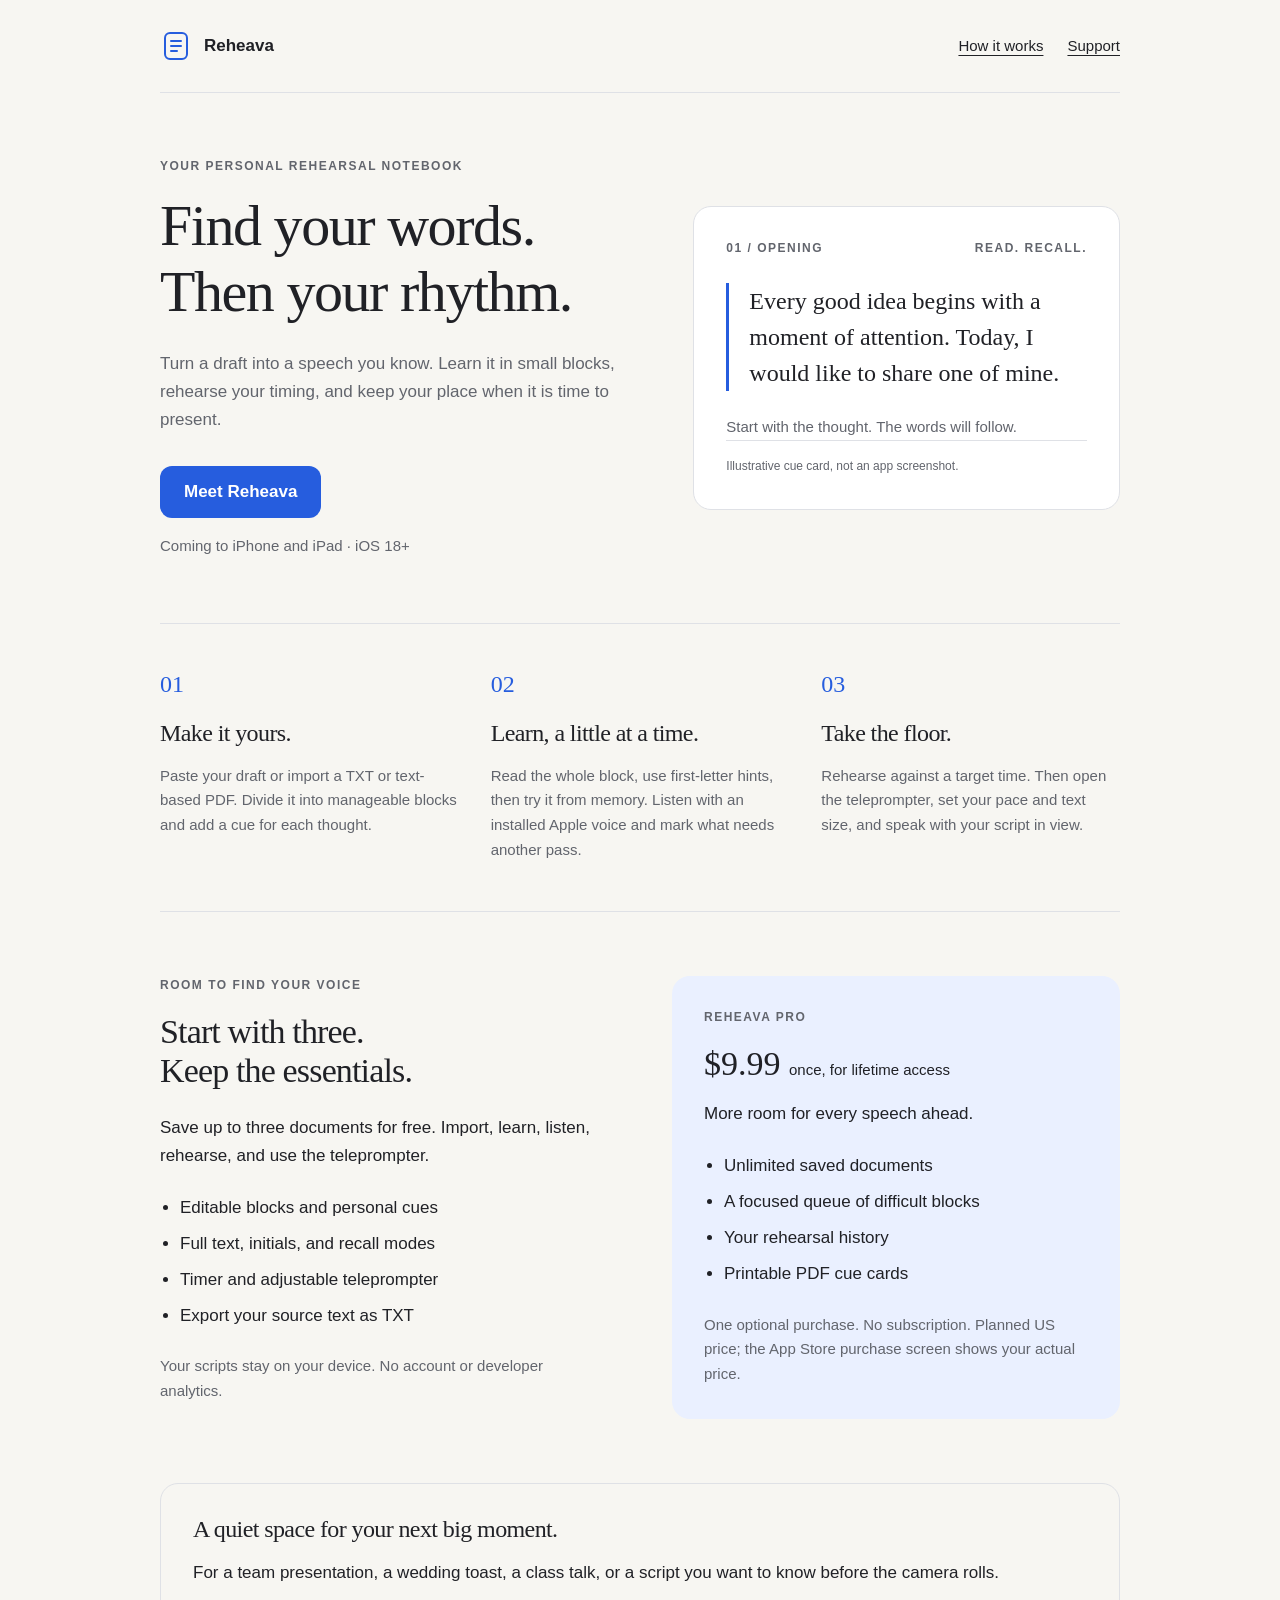
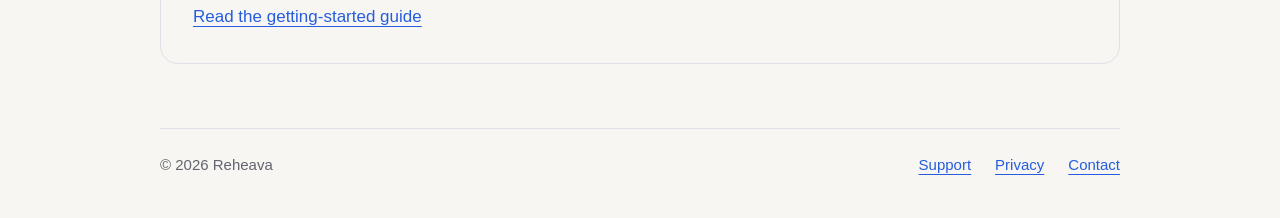
<file: index.html>
<!doctype html><html lang="en"><head><meta charset="utf-8"><meta name="viewport" content="width=device-width,initial-scale=1"><title>Reheava — Speech practice, one block at a time</title><meta name="description" content="A personal rehearsal notebook for iPhone and iPad. Learn your speech in blocks, practice with a timer, and present with a teleprompter."><link rel="canonical" href="https://godemodegame.github.io/reheava-site/"><meta property="og:title" content="Reheava — Find your words. Then your rhythm."><meta property="og:description" content="Memorize. Rehearse. Present. A personal rehearsal notebook for iPhone and iPad."><meta property="og:type" content="website"><link rel="stylesheet" href="styles.css?v=2"><link rel="icon" href="icon.svg" type="image/svg+xml"></head><body><a class="skip" href="#main">Skip to content</a><div class="shell"><header class="site-header"><a class="brand" href="./" aria-label="Reheava home"><svg viewBox="0 0 32 32" fill="none" aria-hidden="true"><rect x="5" y="3" width="22" height="26" rx="5" stroke="currentColor" stroke-width="2"/><path d="M11 11h10M11 16h10M11 21h6" stroke="currentColor" stroke-width="2" stroke-linecap="round"/></svg>Reheava</a><nav aria-label="Main navigation"><a href="#how-it-works">How it works</a><a href="support/">Support</a></nav></header><main id="main"><section class="hero"><div><div class="eyebrow">Your personal rehearsal notebook</div><h1>Find your words.<br>Then your rhythm.</h1><p>Turn a draft into a speech you know. Learn it in small blocks, rehearse your timing, and keep your place when it is time to present.</p><div class="actions"><a class="button" href="#how-it-works">Meet Reheava</a></div><p class="note availability">Coming to iPhone and iPad · iOS 18+</p></div><figure class="cue"><div class="eyebrow"><span>01 / Opening</span><span>Read. Recall.</span></div><blockquote>Every good idea begins with a moment of attention. Today, I would like to share one of mine.</blockquote><p class="note">Start with the thought. The words will follow.</p><figcaption>Illustrative cue card, not an app screenshot.</figcaption></figure></section><section id="how-it-works" class="sequence" aria-label="How Reheava works"><article><span class="number">01</span><h2>Make it yours.</h2><p>Paste your draft or import a TXT or text-based PDF. Divide it into manageable blocks and add a cue for each thought.</p></article><article><span class="number">02</span><h2>Learn, a little at a time.</h2><p>Read the whole block, use first-letter hints, then try it from memory. Listen with an installed Apple voice and mark what needs another pass.</p></article><article><span class="number">03</span><h2>Take the floor.</h2><p>Rehearse against a target time. Then open the teleprompter, set your pace and text size, and speak with your script in view.</p></article></section><section class="pricing" aria-labelledby="pricing-title"><div><div class="eyebrow">Room to find your voice</div><h2 id="pricing-title">Start with three.<br>Keep the essentials.</h2><p>Save up to three documents for free. Import, learn, listen, rehearse, and use the teleprompter.</p><ul><li>Editable blocks and personal cues</li><li>Full text, initials, and recall modes</li><li>Timer and adjustable teleprompter</li><li>Export your source text as TXT</li></ul><p class="note">Your scripts stay on your device. No account or developer analytics.</p></div><div class="pro"><div class="eyebrow">Reheava Pro</div><div class="price">$9.99 <span>once, for lifetime access</span></div><p>More room for every speech ahead.</p><ul><li>Unlimited saved documents</li><li>A focused queue of difficult blocks</li><li>Your rehearsal history</li><li>Printable PDF cue cards</li></ul><p class="note">One optional purchase. No subscription. Planned US price; the App Store purchase screen shows your actual price.</p></div></section><section class="closing"><h2>A quiet space for your next big moment.</h2><p>For a team presentation, a wedding toast, a class talk, or a script you want to know before the camera rolls.</p><p><a href="support/">Read the getting-started guide</a></p></section></main><footer class="site-footer"><span>© 2026 Reheava</span><div><a href="support/">Support</a><a href="privacy/">Privacy</a><a href="mailto:reheava@proton.me">Contact</a></div></footer></div></body></html>
</file>
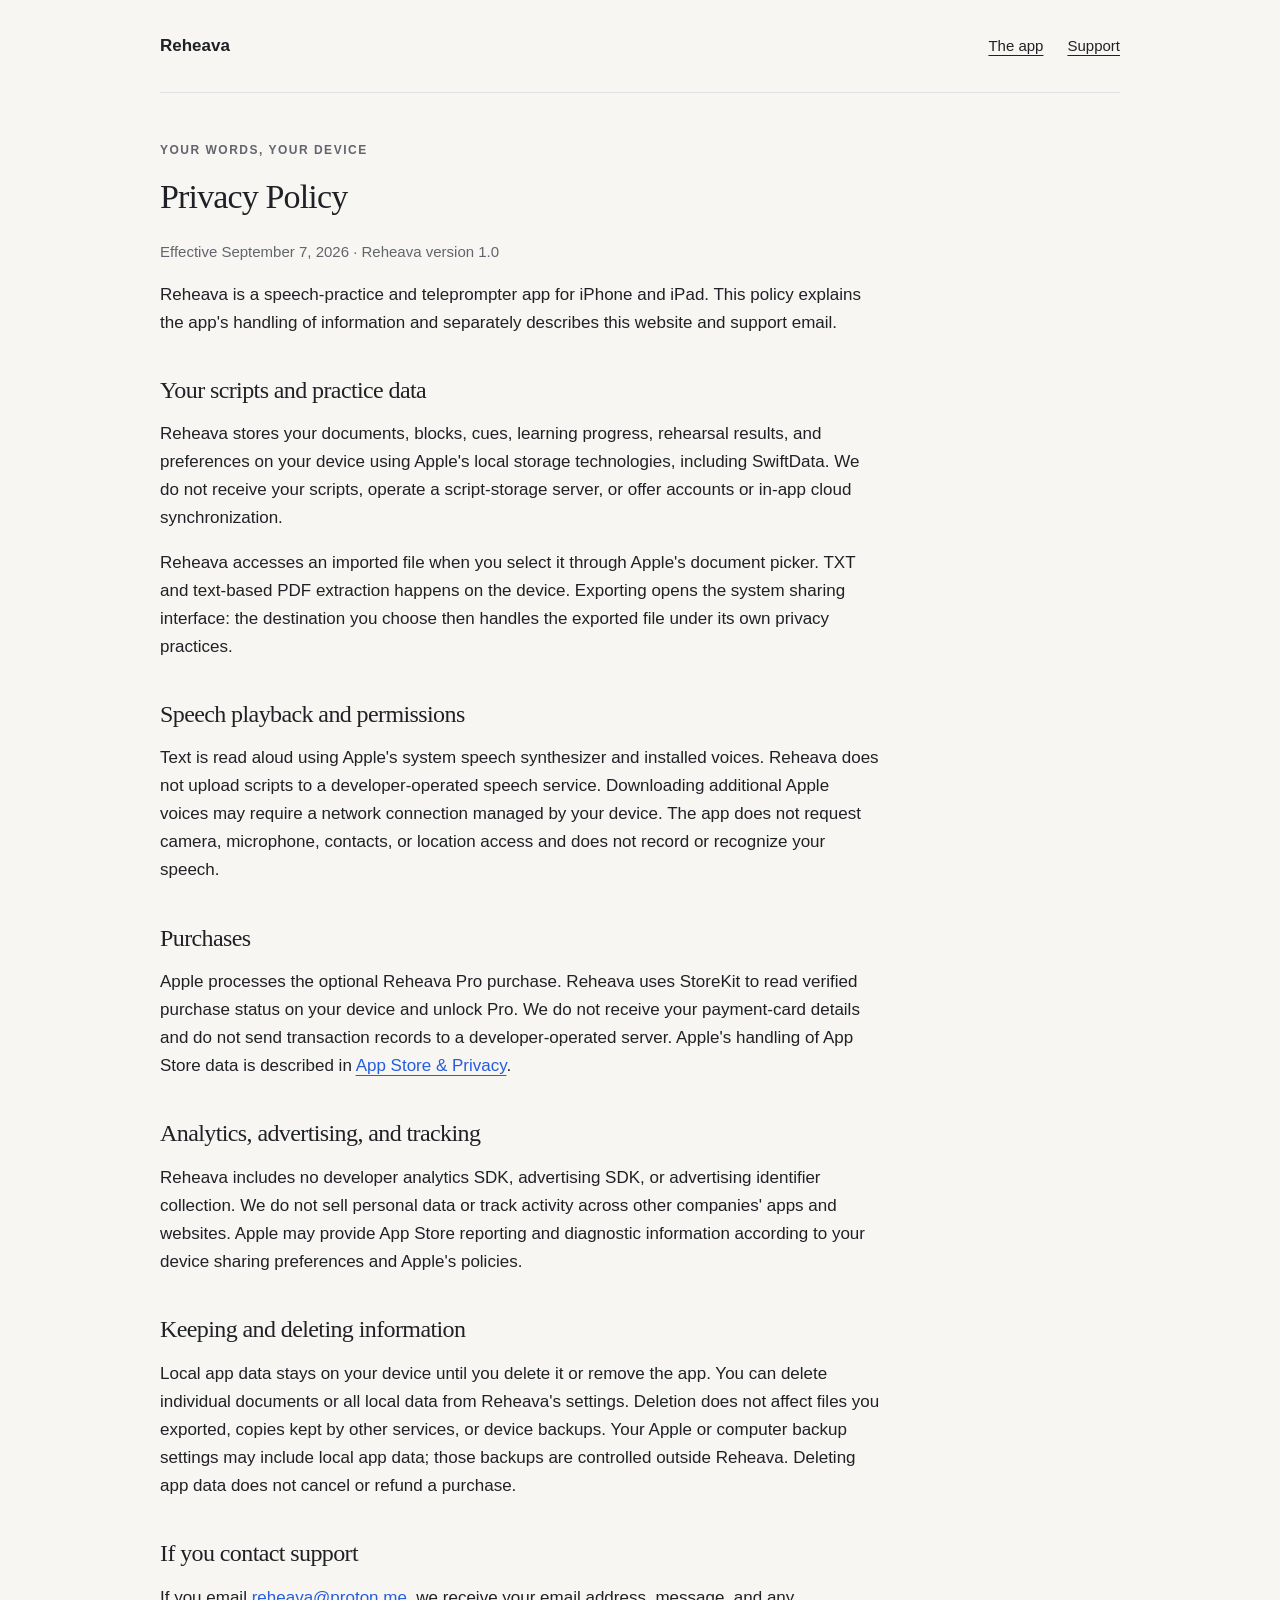
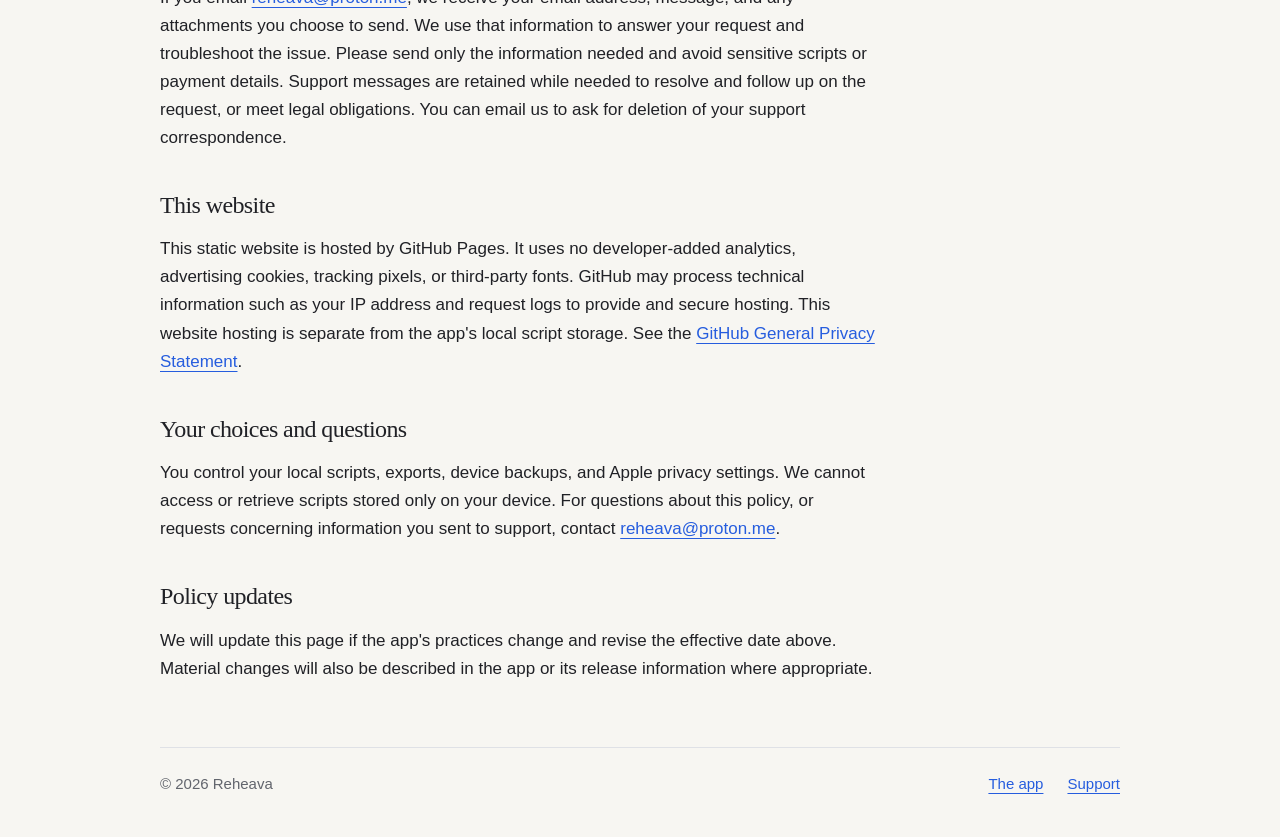
<file: privacy/index.html>
<!doctype html><html lang="en"><head><meta charset="utf-8"><meta name="viewport" content="width=device-width,initial-scale=1"><title>Reheava Privacy Policy</title><meta name="description" content="How Reheava handles your local scripts, speech playback, purchases, support email, and website visits. No developer analytics or advertising trackers."><link rel="canonical" href="https://godemodegame.github.io/reheava-site/privacy/"><link rel="stylesheet" href="../styles.css?v=2"><link rel="icon" href="../icon.svg" type="image/svg+xml"></head><body><a class="skip" href="#main">Skip to content</a><div class="shell"><header class="site-header"><a class="brand" href="../">Reheava</a><nav aria-label="Main navigation"><a href="../">The app</a><a href="../support/">Support</a></nav></header><main id="main" class="prose"><div class="eyebrow">Your words, your device</div><h1>Privacy Policy</h1><p class="note">Effective September 7, 2026 · Reheava version 1.0</p><p>Reheava is a speech-practice and teleprompter app for iPhone and iPad. This policy explains the app's handling of information and separately describes this website and support email.</p><h2>Your scripts and practice data</h2><p>Reheava stores your documents, blocks, cues, learning progress, rehearsal results, and preferences on your device using Apple's local storage technologies, including SwiftData. We do not receive your scripts, operate a script-storage server, or offer accounts or in-app cloud synchronization.</p><p>Reheava accesses an imported file when you select it through Apple's document picker. TXT and text-based PDF extraction happens on the device. Exporting opens the system sharing interface: the destination you choose then handles the exported file under its own privacy practices.</p><h2>Speech playback and permissions</h2><p>Text is read aloud using Apple's system speech synthesizer and installed voices. Reheava does not upload scripts to a developer-operated speech service. Downloading additional Apple voices may require a network connection managed by your device. The app does not request camera, microphone, contacts, or location access and does not record or recognize your speech.</p><h2>Purchases</h2><p>Apple processes the optional Reheava Pro purchase. Reheava uses StoreKit to read verified purchase status on your device and unlock Pro. We do not receive your payment-card details and do not send transaction records to a developer-operated server. Apple's handling of App Store data is described in <a href="https://www.apple.com/legal/privacy/data/en/app-store/">App Store &amp; Privacy</a>.</p><h2>Analytics, advertising, and tracking</h2><p>Reheava includes no developer analytics SDK, advertising SDK, or advertising identifier collection. We do not sell personal data or track activity across other companies' apps and websites. Apple may provide App Store reporting and diagnostic information according to your device sharing preferences and Apple's policies.</p><h2>Keeping and deleting information</h2><p>Local app data stays on your device until you delete it or remove the app. You can delete individual documents or all local data from Reheava's settings. Deletion does not affect files you exported, copies kept by other services, or device backups. Your Apple or computer backup settings may include local app data; those backups are controlled outside Reheava. Deleting app data does not cancel or refund a purchase.</p><h2>If you contact support</h2><p>If you email <a class="contact" href="mailto:reheava@proton.me">reheava@proton.me</a>, we receive your email address, message, and any attachments you choose to send. We use that information to answer your request and troubleshoot the issue. Please send only the information needed and avoid sensitive scripts or payment details. Support messages are retained while needed to resolve and follow up on the request, or meet legal obligations. You can email us to ask for deletion of your support correspondence.</p><h2>This website</h2><p>This static website is hosted by GitHub Pages. It uses no developer-added analytics, advertising cookies, tracking pixels, or third-party fonts. GitHub may process technical information such as your IP address and request logs to provide and secure hosting. This website hosting is separate from the app's local script storage. See the <a href="https://docs.github.com/en/site-policy/privacy-policies/github-general-privacy-statement">GitHub General Privacy Statement</a>.</p><h2>Your choices and questions</h2><p>You control your local scripts, exports, device backups, and Apple privacy settings. We cannot access or retrieve scripts stored only on your device. For questions about this policy, or requests concerning information you sent to support, contact <a class="contact" href="mailto:reheava@proton.me">reheava@proton.me</a>.</p><h2>Policy updates</h2><p>We will update this page if the app's practices change and revise the effective date above. Material changes will also be described in the app or its release information where appropriate.</p></main><footer class="site-footer"><span>© 2026 Reheava</span><div><a href="../">The app</a><a href="../support/">Support</a></div></footer></div></body></html>
</file>
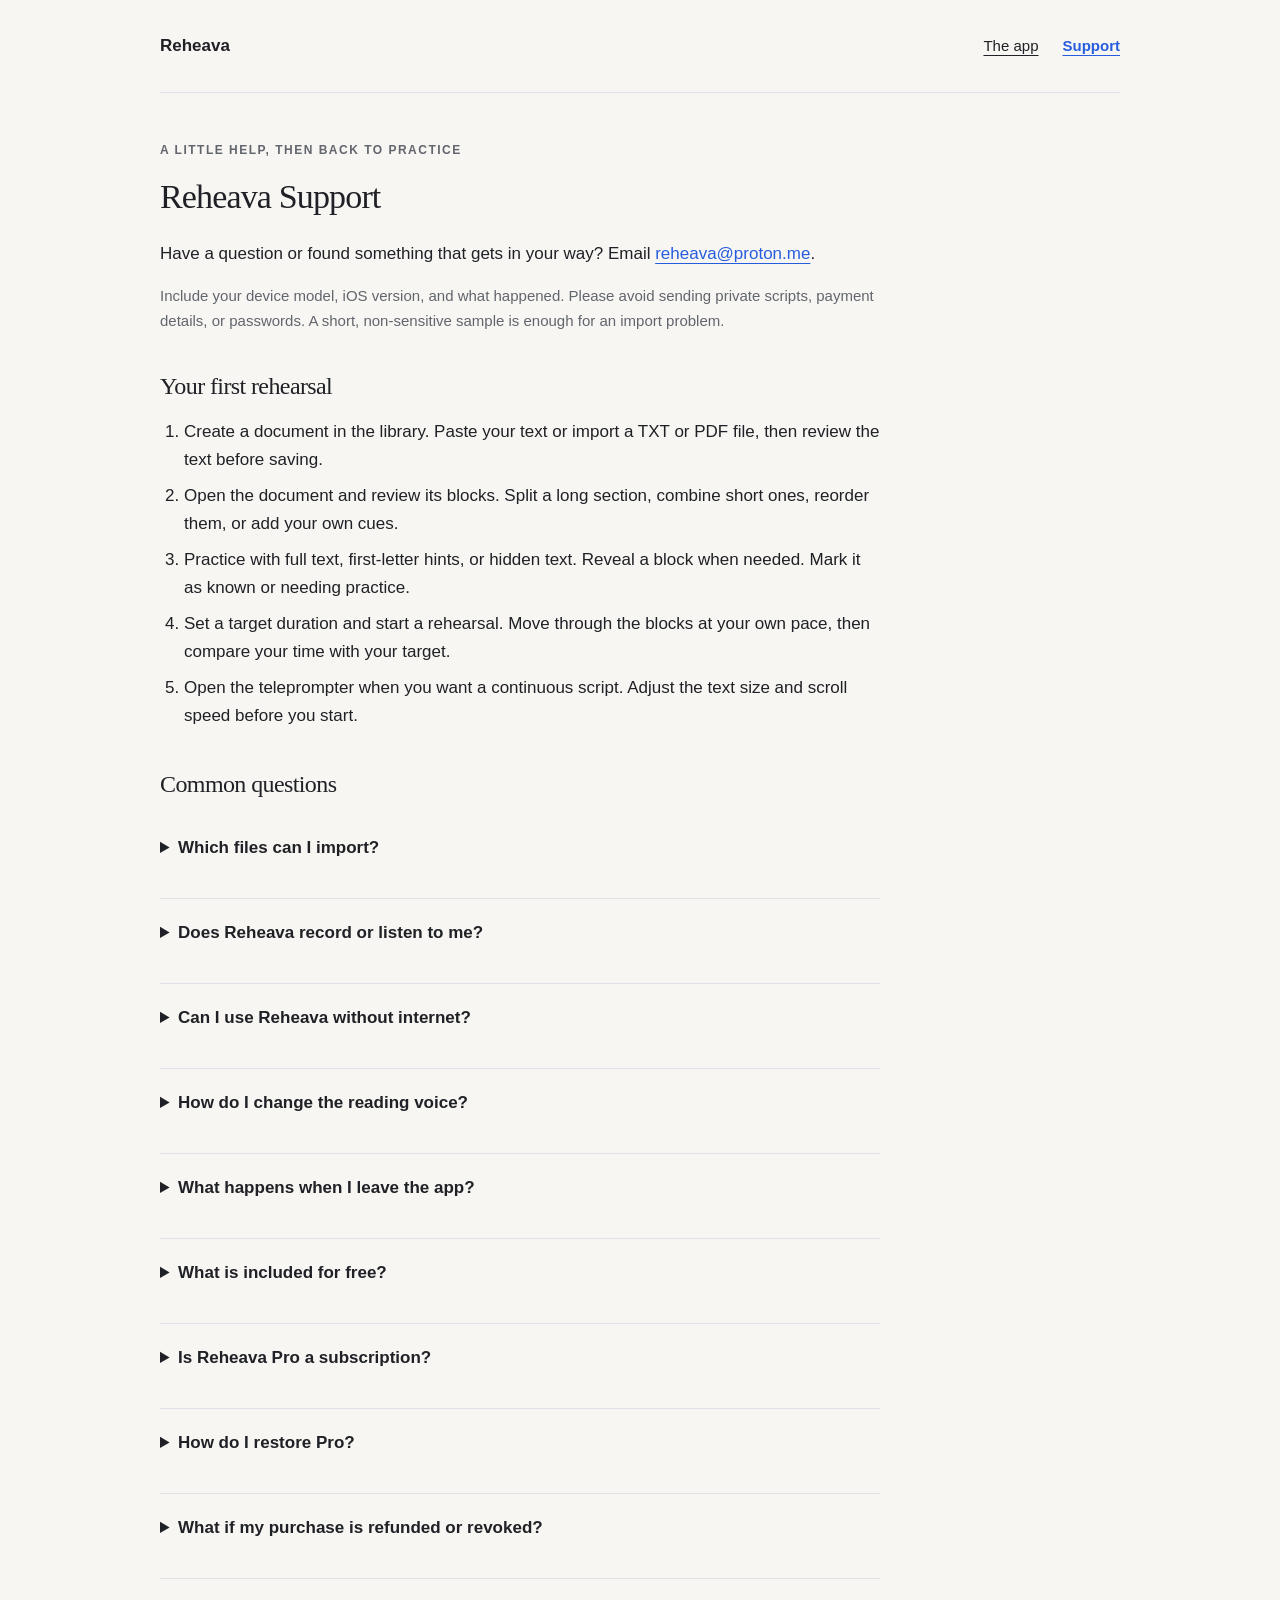
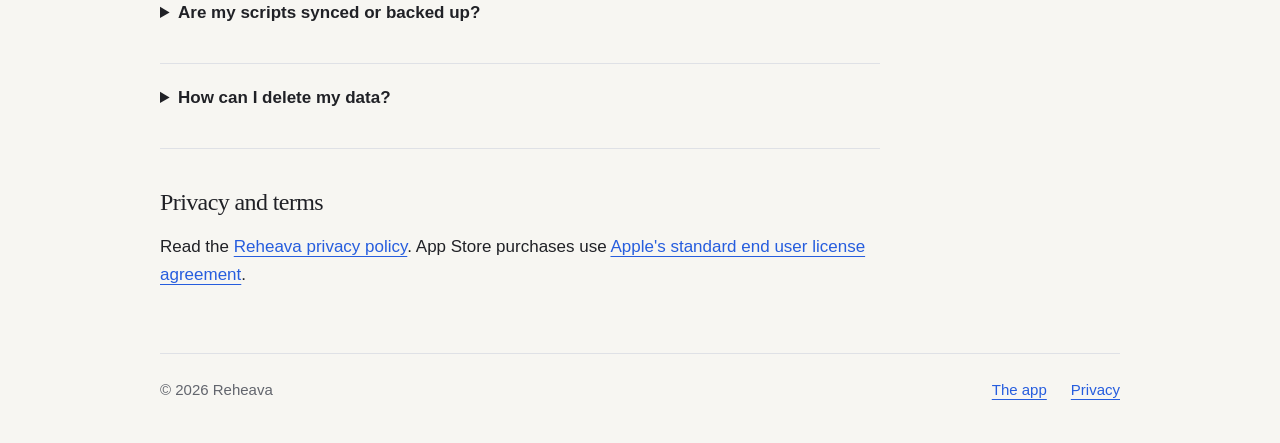
<file: support/index.html>
<!doctype html><html lang="en"><head><meta charset="utf-8"><meta name="viewport" content="width=device-width,initial-scale=1"><title>Reheava Support — Getting started and help</title><meta name="description" content="Get help importing a script, practicing blocks, using the teleprompter, and restoring Reheava Pro. Contact reheava@proton.me."><link rel="canonical" href="https://godemodegame.github.io/reheava-site/support/"><link rel="stylesheet" href="../styles.css?v=2"><link rel="icon" href="../icon.svg" type="image/svg+xml"></head><body><a class="skip" href="#main">Skip to content</a><div class="shell"><header class="site-header"><a class="brand" href="../">Reheava</a><nav aria-label="Main navigation"><a href="../">The app</a><a href="./" aria-current="page">Support</a></nav></header><main id="main" class="prose"><div class="eyebrow">A little help, then back to practice</div><h1>Reheava Support</h1><p>Have a question or found something that gets in your way? Email <a class="contact" href="mailto:reheava@proton.me">reheava@proton.me</a>.</p><p class="note">Include your device model, iOS version, and what happened. Please avoid sending private scripts, payment details, or passwords. A short, non-sensitive sample is enough for an import problem.</p><h2>Your first rehearsal</h2><ol><li>Create a document in the library. Paste your text or import a TXT or PDF file, then review the text before saving.</li><li>Open the document and review its blocks. Split a long section, combine short ones, reorder them, or add your own cues.</li><li>Practice with full text, first-letter hints, or hidden text. Reveal a block when needed. Mark it as known or needing practice.</li><li>Set a target duration and start a rehearsal. Move through the blocks at your own pace, then compare your time with your target.</li><li>Open the teleprompter when you want a continuous script. Adjust the text size and scroll speed before you start.</li></ol><h2>Common questions</h2><details><summary>Which files can I import?</summary><p>Reheava supports UTF-8 TXT and PDFs that contain selectable text. Documents can contain up to 20,000 words. Imported files must be 25 MiB or smaller. Scanned pages, password-protected PDFs, and damaged files are not supported. Copy the text into a new document or export a text-based PDF from the original editor. Always check the import preview: PDF columns and line breaks may need editing.</p></details><details><summary>Does Reheava record or listen to me?</summary><p>No. Reheava does not use the camera or microphone. You assess your own recall using the known and needs-practice marks. The app does not score your speech or pronunciation.</p></details><details><summary>Can I use Reheava without internet?</summary><p>Your saved scripts, practice modes, timer, and teleprompter work on your device. Speech playback uses installed Apple voices. Download a voice in your device's accessibility speech settings before going offline. Purchasing and restoring Pro need access to the App Store.</p></details><details><summary>How do I change the reading voice?</summary><p>Open a document's practice screen and choose Voice to select an available English voice and speaking speed. The available selection depends on your device's installed Apple voices. If you want another voice, install it through your device's accessibility speech settings, then reopen Reheava.</p></details><details><summary>What happens when I leave the app?</summary><p>Rehearsal timing and teleprompter scrolling pause when the app becomes inactive. Speech playback stops or pauses. Return to the app and resume when you are ready; it does not keep rehearsing in the background.</p></details><details><summary>What is included for free?</summary><p>You can save up to three documents and use import, block editing, all basic recall modes, Apple voice playback, timed rehearsal, and the teleprompter. You can export your source text as TXT.</p></details><details><summary>Is Reheava Pro a subscription?</summary><p>No. Pro is one non-consumable purchase for lifetime access to unlimited documents, the difficult-block queue, rehearsal history, and PDF cue-card export. The US price is $9.99. Your App Store purchase screen shows the current price.</p></details><details><summary>How do I restore Pro?</summary><p>Use the same Apple Account that made the purchase, then open Reheava's settings and choose Restore Purchases. An internet connection may be required. If a purchase is waiting for approval, Pro becomes available after Apple confirms it. If restoration still fails, contact us with the error message, without payment details.</p></details><details><summary>What if my purchase is refunded or revoked?</summary><p>Pro features become unavailable. You can choose three documents to keep active in the free version. Your other documents are retained and their original text remains available for export.</p></details><details><summary>Are my scripts synced or backed up?</summary><p>Reheava has no account or in-app cloud sync. Its library is stored locally. Your device's backup settings may include app data in an Apple or computer backup. Export important original texts as TXT; cue-card PDF export is also available with Pro. A text export does not include learning progress or rehearsal history.</p></details><details><summary>How can I delete my data?</summary><p>Delete individual documents from the library or use the delete-local-data action in settings. This removes local scripts and progress. It does not refund an App Store purchase or remove exported copies and device backups. Reheava cannot recover data after deletion; keep an export if you need it.</p></details><h2>Privacy and terms</h2><p>Read the <a href="../privacy/">Reheava privacy policy</a>. App Store purchases use <a href="https://www.apple.com/legal/internet-services/itunes/dev/stdeula/">Apple's standard end user license agreement</a>.</p></main><footer class="site-footer"><span>© 2026 Reheava</span><div><a href="../">The app</a><a href="../privacy/">Privacy</a></div></footer></div></body></html>
</file>
<file: styles.css>
:root{color-scheme:light dark;--canvas:#f7f6f2;--paper:#fff;--ink:#202126;--secondary:#62656d;--accent:#265dde;--accent-fill:#265dde;--on-accent:#fff;--soft:#eaf0ff;--line:#dfe1e6;--stage:#111318;--on-stage:#f7f6f2;--s1:4px;--s2:8px;--s3:12px;--s4:16px;--s5:20px;--s6:24px;--s8:32px;--s10:40px;--s12:48px;--s16:64px;--body:17px;--small:15px;--caption:12px;--title:34px;--heading:24px;--radius:18px;--control:12px;--readable:720px;--wide:960px}*{box-sizing:border-box}html{scroll-padding-top:var(--s6)}body{margin:0;background:var(--canvas);color:var(--ink);font:var(--body)/1.65 -apple-system,BlinkMacSystemFont,"Segoe UI",sans-serif}a{color:var(--accent);text-underline-offset:4px}a:hover{text-decoration-thickness:2px}a:focus-visible,summary:focus-visible{outline:3px solid var(--accent);outline-offset:4px}h1,h2,h3,p{margin:0}h1,h2{font-family:Georgia,serif;font-weight:400;line-height:1.15;letter-spacing:-.025em}h1{font-size:var(--title)}h2{font-size:var(--heading)}h3{font-size:var(--body);line-height:1.4}p+p{margin-top:var(--s4)}.shell{width:min(100% - var(--s12),var(--wide));margin:auto}.site-header{display:flex;align-items:center;justify-content:space-between;gap:var(--s6);padding-block:var(--s6);border-bottom:1px solid var(--line)}.brand{display:inline-flex;align-items:center;gap:var(--s3);color:var(--ink);font-weight:650;text-decoration:none}.brand svg{width:32px;height:32px;color:var(--accent)}nav{display:flex;gap:var(--s6)}nav a{display:inline-flex;align-items:center;min-height:44px;color:var(--ink);font-size:var(--small)}nav [aria-current=page]{color:var(--accent);font-weight:650}.hero{display:grid;grid-template-columns:1.1fr 1fr;gap:var(--s16);padding-block:var(--s16);align-items:center}.eyebrow{color:var(--secondary);font-size:var(--caption);font-weight:650;letter-spacing:1.5px;text-transform:uppercase}.hero h1{margin-block:var(--s4) var(--s6);font-size:calc(var(--title) + var(--heading))}.hero p{color:var(--secondary)}.button{display:inline-flex;align-items:center;justify-content:center;min-height:50px;padding:var(--s3) var(--s6);border-radius:var(--control);background:var(--accent-fill);color:var(--on-accent);text-decoration:none;font-weight:600}.button:hover{opacity:.9;text-decoration:underline}.availability{margin-top:var(--s4)}.actions{display:flex;gap:var(--s4);align-items:center;margin-top:var(--s8)}.note{font-size:var(--small);color:var(--secondary)}.cue{margin:0;background:var(--paper);border:1px solid var(--line);border-radius:var(--radius);padding:var(--s8)}.cue .eyebrow{display:flex;justify-content:space-between;gap:var(--s4)}.cue blockquote{margin:var(--s6) 0;padding-left:var(--s5);border-left:3px solid var(--accent);font:var(--heading)/1.5 Georgia,serif}.cue figcaption{font-size:var(--caption);color:var(--secondary);padding-top:var(--s4);border-top:1px solid var(--line)}.sequence{display:grid;grid-template-columns:repeat(3,1fr);gap:var(--s8);padding:var(--s12) 0;border-block:1px solid var(--line)}.sequence .number{display:block;color:var(--accent);font:var(--heading)/1 Georgia,serif;margin-bottom:var(--s6)}.sequence h2{margin-bottom:var(--s4)}.sequence p{font-size:var(--small);color:var(--secondary)}.pricing{padding-block:var(--s16);display:grid;grid-template-columns:1fr 1fr;gap:var(--s16)}.pricing h2{margin:var(--s4) 0 var(--s6);font-size:var(--title)}.pricing ul{padding-left:var(--s5);margin:var(--s6) 0}.pricing li{margin-bottom:var(--s2)}.pro{padding:var(--s8);background:var(--soft);border-radius:var(--radius)}.price{font:var(--title)/1.2 Georgia,serif;margin:var(--s4) 0}.price span{font:var(--small)/1.5 -apple-system,BlinkMacSystemFont,"Segoe UI",sans-serif}.closing{padding:var(--s8);border:1px solid var(--line);border-radius:var(--radius);margin-bottom:var(--s16)}.closing h2{margin-bottom:var(--s4)}.site-footer{border-top:1px solid var(--line);padding-block:var(--s6) var(--s10);display:flex;justify-content:space-between;gap:var(--s6);font-size:var(--small);color:var(--secondary)}.site-footer div{display:flex;gap:var(--s6)}.prose{max-width:var(--readable);padding-block:var(--s12) var(--s16)}.prose h1{margin:var(--s4) 0 var(--s6)}.prose h2{margin:var(--s10) 0 var(--s4)}.prose ul,.prose ol{padding-left:var(--s6)}.prose li+li{margin-top:var(--s2)}.prose details{border-bottom:1px solid var(--line);padding:var(--s5) 0}.prose summary{cursor:pointer;font-weight:650;min-height:44px}.prose details p{margin-top:var(--s3)}.skip{position:absolute;top:var(--s2);left:var(--s2);padding:var(--s3);background:var(--paper);transform:translateY(-200%);z-index:10}.skip:focus{transform:none}.contact{overflow-wrap:anywhere}.not-found{min-height:50vh}.screenshot{margin:0}.screenshot img{display:block;width:100%;height:auto;border-radius:var(--radius);border:1px solid var(--line)}.screenshot figcaption{color:var(--secondary);font-size:var(--caption);margin-top:var(--s3)}@media(prefers-color-scheme:dark){:root{--canvas:#14161b;--paper:#20232a;--ink:#f4f3ef;--secondary:#b2b6c1;--accent:#91b2ff;--soft:#25334f;--line:#3c404a}}@media(max-width:959px){.shell{width:calc(100% - var(--s10))}.hero,.pricing{grid-template-columns:1fr;gap:var(--s8);padding-block:var(--s10)}.hero h1{font-size:calc(var(--title) + var(--s2))}.sequence{grid-template-columns:1fr;gap:var(--s8);padding-block:var(--s8)}.sequence .number{margin-bottom:var(--s3)}.site-header{gap:var(--s4);flex-wrap:wrap;padding-block:var(--s4)}nav{gap:var(--s5)}.site-footer{flex-direction:column;gap:var(--s4)}.cue,.pro,.closing{padding:var(--s6)}.closing{margin-bottom:var(--s10)}.prose{padding-top:var(--s8)}}
</file>
